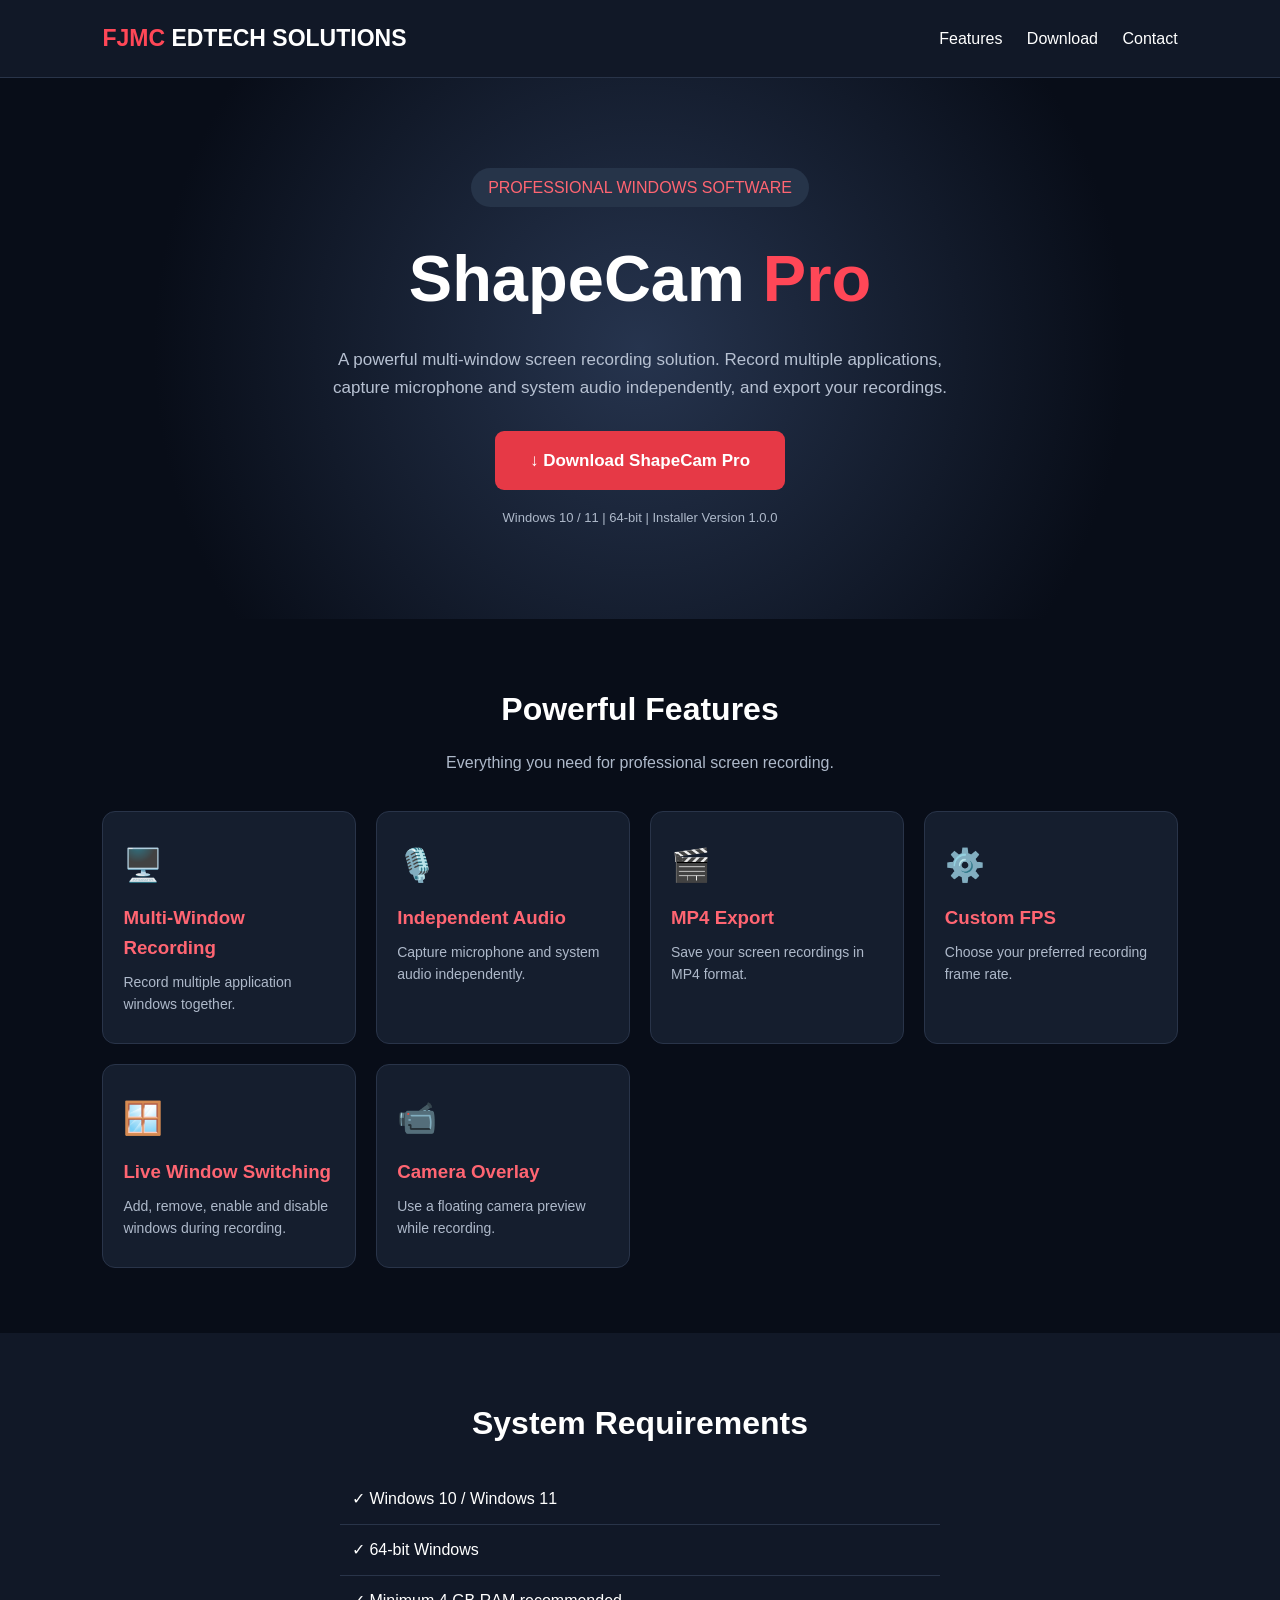
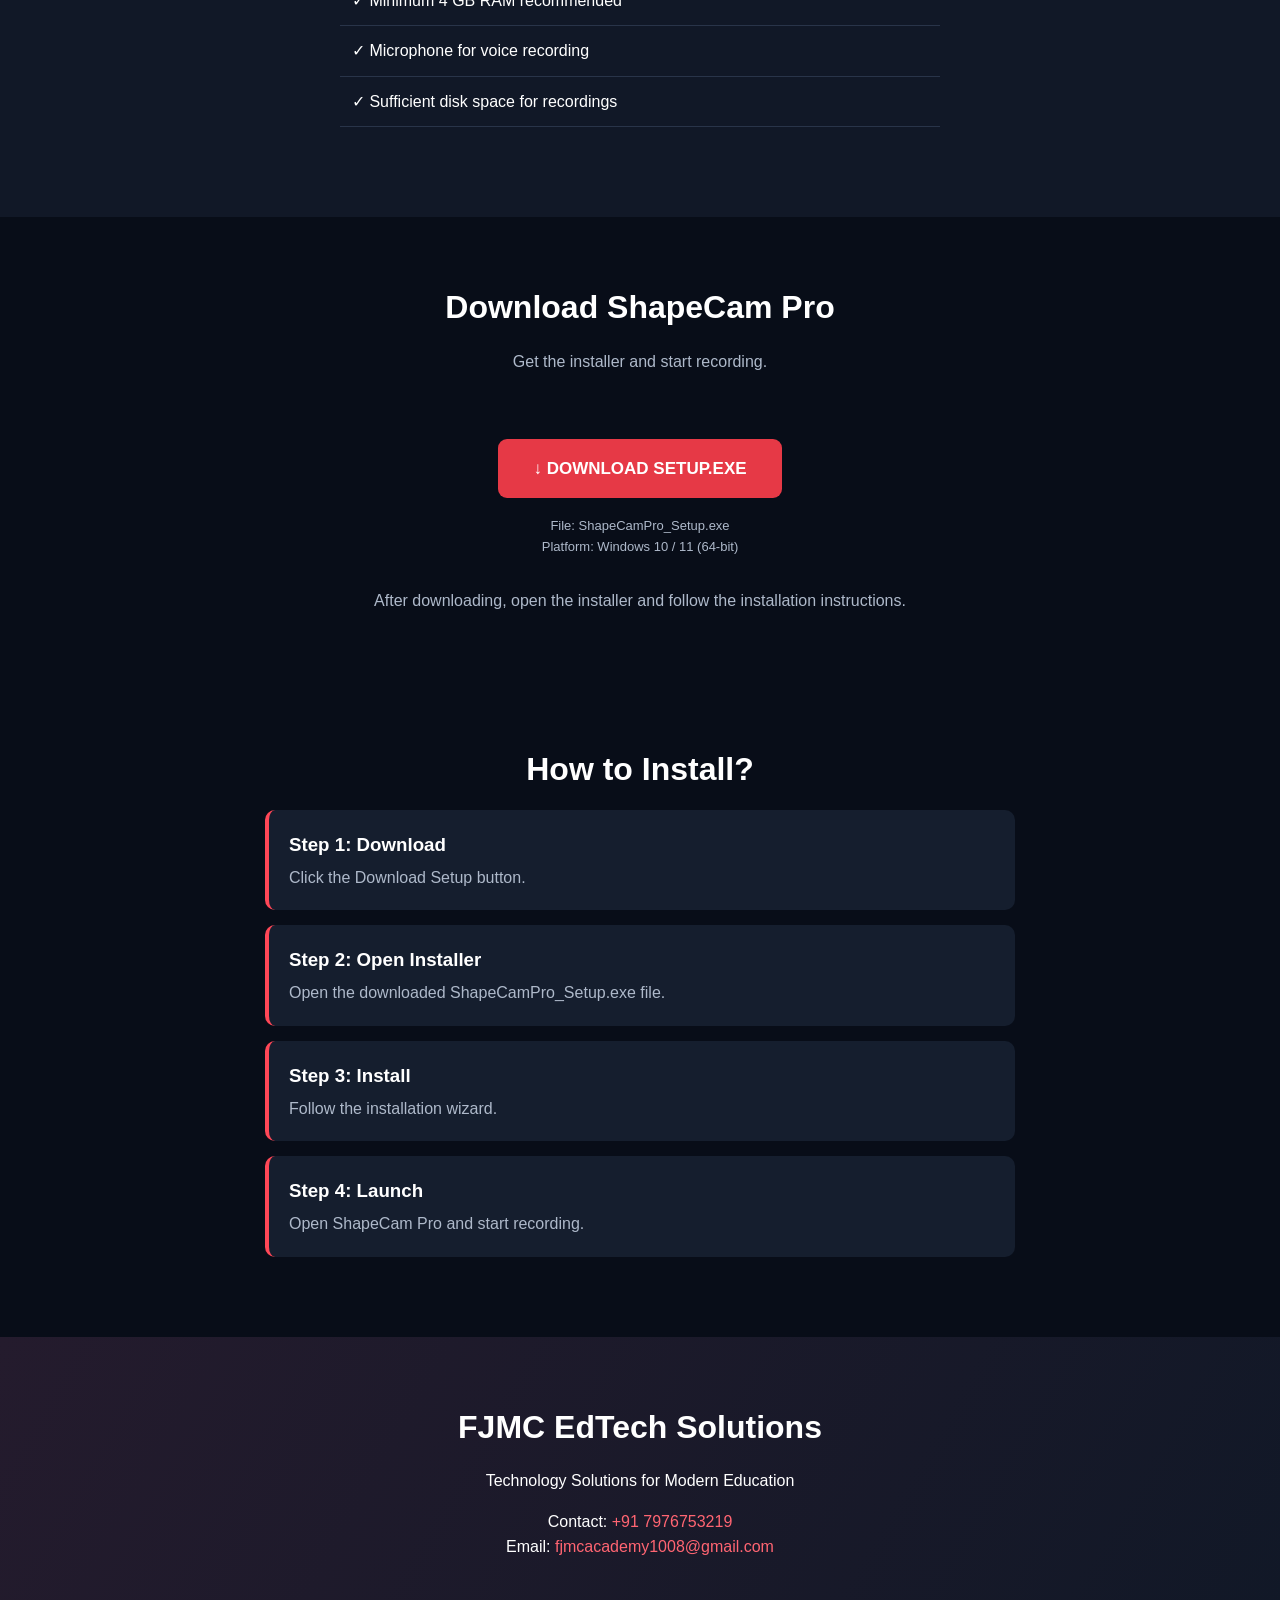
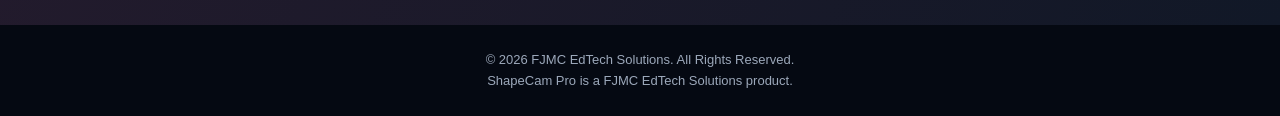
<file: index.html>
<!DOCTYPE html>
<html lang="en">
<head>
<meta charset="UTF-8">
<meta name="viewport" content="width=device-width, initial-scale=1.0">

<title>ShapeCam Pro | FJMC EdTech Solutions</title>

<style>
* {
    margin: 0;
    padding: 0;
    box-sizing: border-box;
}

body {
    font-family: Arial, sans-serif;
    background: #080d18;
    color: white;
    line-height: 1.6;
}

header {
    padding: 20px 8%;
    display: flex;
    justify-content: space-between;
    align-items: center;
    background: #111827;
    border-bottom: 1px solid #293449;
}

.logo {
    font-size: 23px;
    font-weight: bold;
    color: #ff4757;
}

.logo span {
    color: white;
}

nav a {
    color: white;
    text-decoration: none;
    margin-left: 20px;
}

.hero {
    text-align: center;
    padding: 90px 20px;
    background: radial-gradient(circle, #26344e, #080d18 70%);
}

.tag {
    display: inline-block;
    background: #263449;
    padding: 7px 17px;
    border-radius: 30px;
    color: #ff6572;
    margin-bottom: 20px;
}

.hero h1 {
    font-size: clamp(38px, 7vw, 65px);
    margin-bottom: 15px;
}

.hero h1 span {
    color: #ff4757;
}

.hero p {
    color: #b7c1d2;
    max-width: 650px;
    margin: auto;
    font-size: 17px;
}

.download-btn {
    display: inline-block;
    margin-top: 30px;
    padding: 16px 35px;
    background: #e63946;
    color: white;
    text-decoration: none;
    border-radius: 9px;
    font-size: 17px;
    font-weight: bold;
    transition: .3s;
}

.download-btn:hover {
    background: #ff5362;
    transform: translateY(-3px);
}

.details {
    margin-top: 18px;
    font-size: 13px;
    color: #aeb9ca;
}

.section {
    padding: 65px 8%;
    text-align: center;
}

.section h2 {
    font-size: 32px;
    margin-bottom: 15px;
}

.section-desc {
    color: #aeb9ca;
    margin-bottom: 35px;
}

.features {
    display: grid;
    grid-template-columns: repeat(auto-fit, minmax(220px, 1fr));
    gap: 20px;
    max-width: 1100px;
    margin: auto;
}

.feature {
    background: #151e2e;
    border: 1px solid #293449;
    padding: 28px 20px;
    border-radius: 13px;
    text-align: left;
    transition: .3s;
}

.feature:hover {
    border-color: #ff4757;
    transform: translateY(-5px);
}

.feature .icon {
    font-size: 32px;
    margin-bottom: 12px;
}

.feature h3 {
    margin-bottom: 8px;
    color: #ff6572;
}

.feature p {
    color: #aeb9ca;
    font-size: 14px;
}

.requirements {
    background: #111827;
}

.requirements ul {
    list-style: none;
    max-width: 600px;
    margin: 25px auto;
    text-align: left;
}

.requirements li {
    padding: 12px;
    border-bottom: 1px solid #293449;
}

.guide {
    max-width: 750px;
    margin: auto;
    text-align: left;
}

.step {
    background: #151e2e;
    padding: 20px;
    border-radius: 10px;
    margin-bottom: 15px;
    border-left: 4px solid #ff4757;
}

.step h3 {
    margin-bottom: 5px;
}

.step p {
    color: #aeb9ca;
}

.contact {
    background: linear-gradient(120deg, #241b2d, #111827);
}

.contact a {
    color: #ff6572;
    text-decoration: none;
}

footer {
    text-align: center;
    padding: 25px;
    background: #050912;
    color: #9ca8ba;
    font-size: 13px;
}

@media(max-width:600px) {
    header {
        flex-direction: column;
        gap: 12px;
    }

    nav a {
        margin: 0 8px;
        font-size: 13px;
    }

    .hero {
        padding: 65px 18px;
    }

    .section {
        padding: 45px 18px;
    }
}
</style>
</head>

<body>

<header>
    <div class="logo">
        FJMC <span>EDTECH SOLUTIONS</span>
    </div>

    <nav>
        <a href="#features">Features</a>
        <a href="#download">Download</a>
        <a href="#contact">Contact</a>
    </nav>
</header>

<section class="hero">

    <div class="tag">PROFESSIONAL WINDOWS SOFTWARE</div>

    <h1>ShapeCam <span>Pro</span></h1>

    <p>
        A powerful multi-window screen recording solution.
        Record multiple applications, capture microphone and
        system audio independently, and export your recordings.
    </p>

    <a href="#download" class="download-btn">
        ↓ Download ShapeCam Pro
    </a>

    <div class="details">
        Windows 10 / 11 | 64-bit | Installer Version 1.0.0
    </div>

</section>

<section class="section" id="features">

    <h2>Powerful Features</h2>

    <p class="section-desc">
        Everything you need for professional screen recording.
    </p>

    <div class="features">

        <div class="feature">
            <div class="icon">🖥️</div>
            <h3>Multi-Window Recording</h3>
            <p>Record multiple application windows together.</p>
        </div>

        <div class="feature">
            <div class="icon">🎙️</div>
            <h3>Independent Audio</h3>
            <p>Capture microphone and system audio independently.</p>
        </div>

        <div class="feature">
            <div class="icon">🎬</div>
            <h3>MP4 Export</h3>
            <p>Save your screen recordings in MP4 format.</p>
        </div>

        <div class="feature">
            <div class="icon">⚙️</div>
            <h3>Custom FPS</h3>
            <p>Choose your preferred recording frame rate.</p>
        </div>

        <div class="feature">
            <div class="icon">🪟</div>
            <h3>Live Window Switching</h3>
            <p>Add, remove, enable and disable windows during recording.</p>
        </div>

        <div class="feature">
            <div class="icon">📹</div>
            <h3>Camera Overlay</h3>
            <p>Use a floating camera preview while recording.</p>
        </div>

    </div>

</section>

<section class="section requirements">

    <h2>System Requirements</h2>

    <ul>
        <li>✓ Windows 10 / Windows 11</li>
        <li>✓ 64-bit Windows</li>
        <li>✓ Minimum 4 GB RAM recommended</li>
        <li>✓ Microphone for voice recording</li>
        <li>✓ Sufficient disk space for recordings</li>
    </ul>

</section>

<section class="section" id="download">

    <h2>Download ShapeCam Pro</h2>

    <p class="section-desc">
        Get the installer and start recording.
    </p>

    <!-- REPLACE FILE_ID WITH YOUR GOOGLE DRIVE FILE ID -->

    <a
      class="download-btn"
      href="https://github.com/fjmcacademy/ShapeCamPro-Downloads/releases/download/v.1.0.0/ShapeCamPro_Setup.exe">
      ↓ DOWNLOAD SETUP.EXE
    </a>

    <div class="details">
        File: ShapeCamPro_Setup.exe<br>
        Platform: Windows 10 / 11 (64-bit)
    </div>

    <p style="margin-top:30px;color:#aeb9ca;">
        After downloading, open the installer and follow
        the installation instructions.
    </p>

</section>

<section class="section">

    <h2>How to Install?</h2>

    <div class="guide">

        <div class="step">
            <h3>Step 1: Download</h3>
            <p>Click the Download Setup button.</p>
        </div>

        <div class="step">
            <h3>Step 2: Open Installer</h3>
            <p>Open the downloaded ShapeCamPro_Setup.exe file.</p>
        </div>

        <div class="step">
            <h3>Step 3: Install</h3>
            <p>Follow the installation wizard.</p>
        </div>

        <div class="step">
            <h3>Step 4: Launch</h3>
            <p>Open ShapeCam Pro and start recording.</p>
        </div>

    </div>

</section>

<section class="section contact" id="contact">

    <h2>FJMC EdTech Solutions</h2>

    <p>Technology Solutions for Modern Education</p>

    <p style="margin-top:15px;">
        Contact:
        <a href="tel:+917976753219">
            +91 7976753219
        </a>
    </p>

    <p>
        Email:
        <a href="mailto:fjmcacademy1008@gmail.com">
            fjmcacademy1008@gmail.com
        </a>
    </p>

</section>

<footer>
    © 2026 FJMC EdTech Solutions.
    All Rights Reserved.<br>
    ShapeCam Pro is a FJMC EdTech Solutions product.
</footer>

</body>
</html>
</file>
